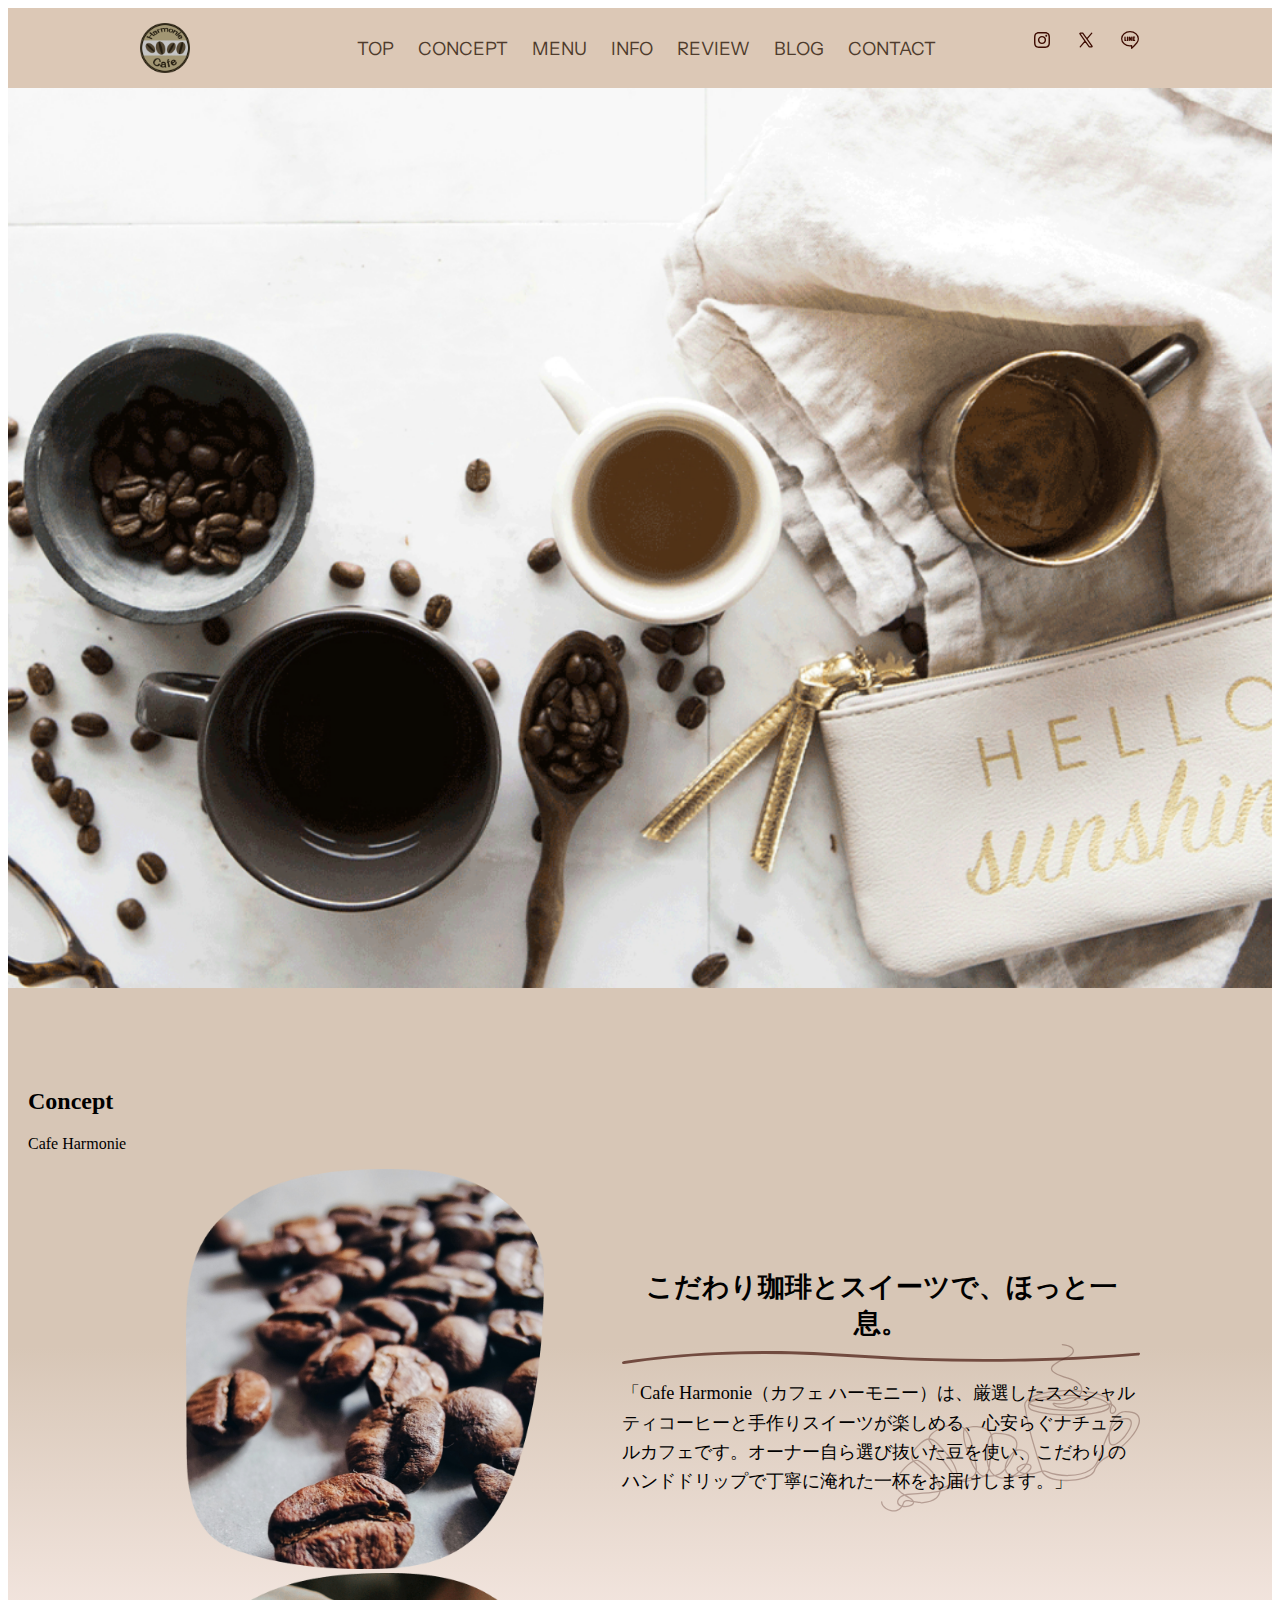
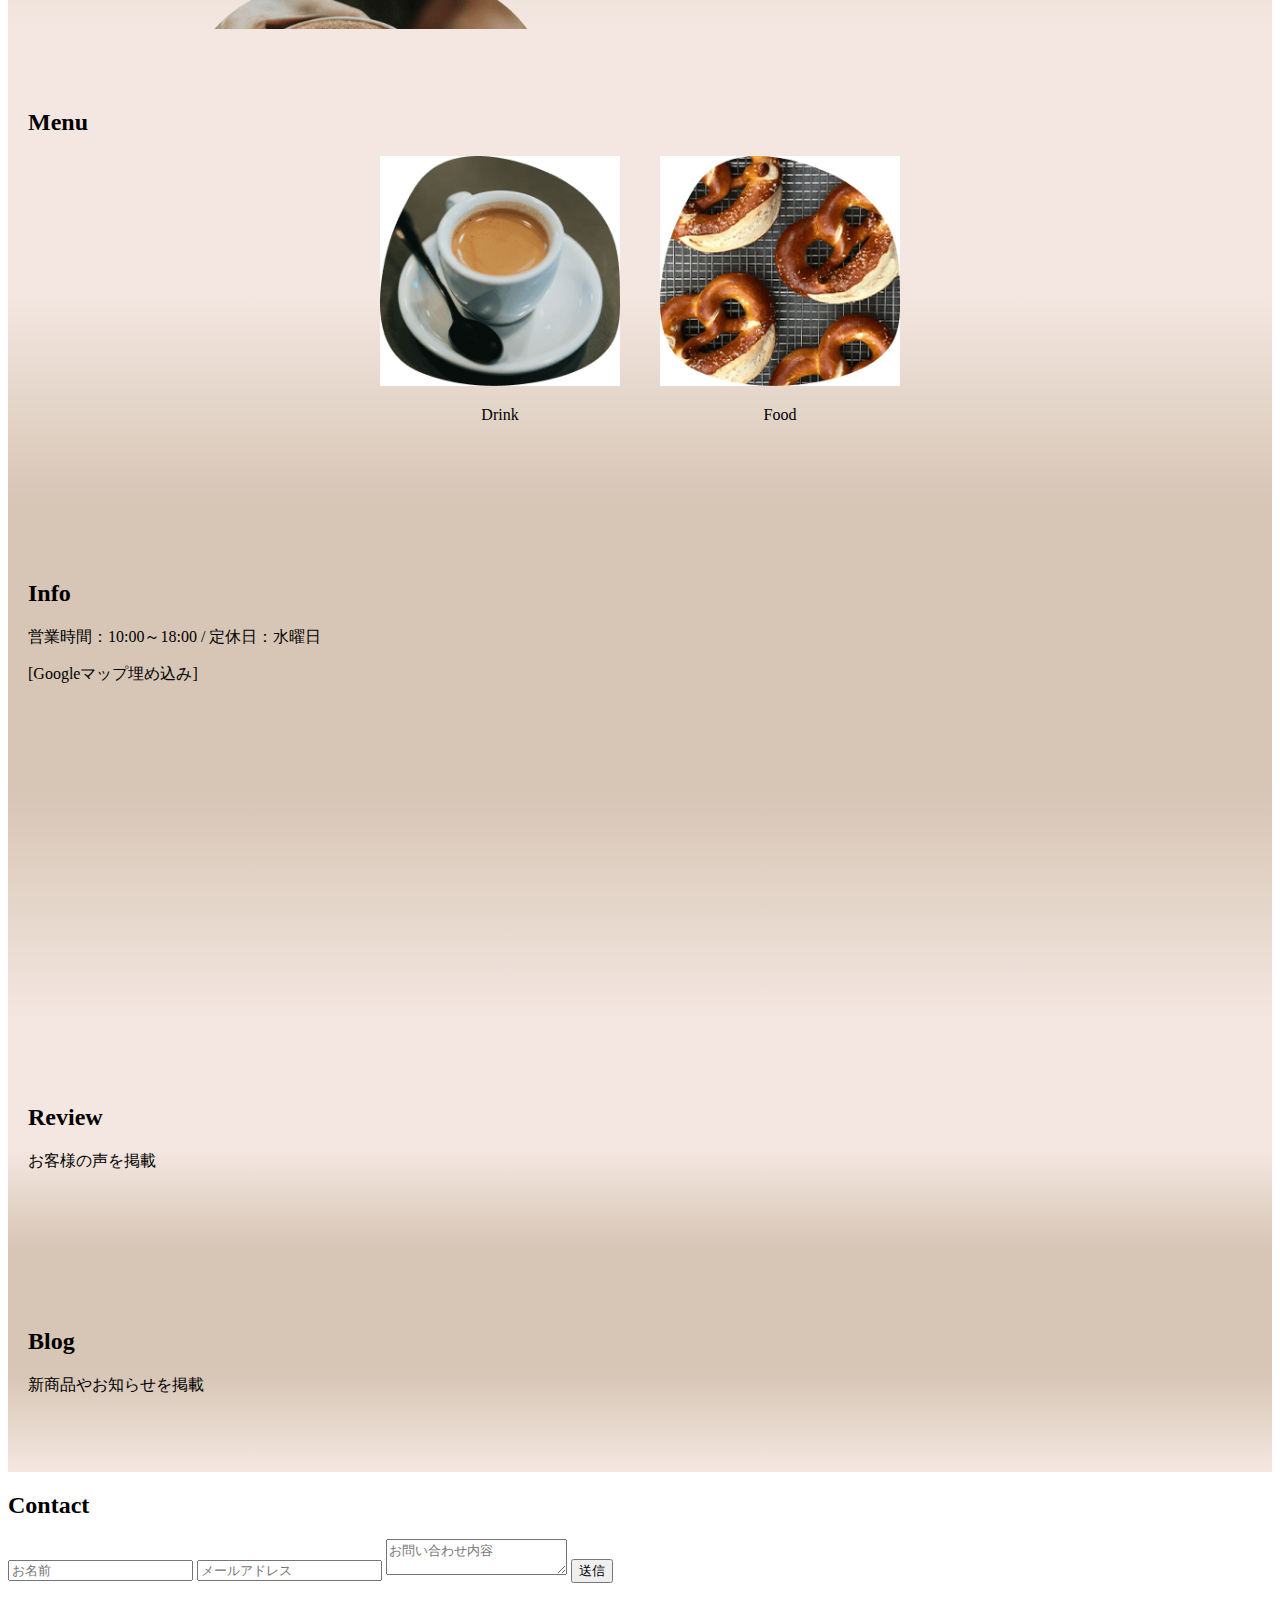
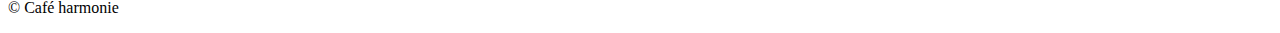
<file: cafe harmonie/index.html>
<!DOCTYPE html>
<html lang="ja">
<head>
  <meta charset="UTF-8">
  <meta name="viewport" content="width=device-width, initial-scale=1.0">
  <meta name="description" content="Cafe Harmonie -厳選したスペシャルティコーヒーと手作りスイーツが楽しめる、心安らぐナチュラルカフェです。 "> 
  <title>Cafe Harmonie</title>
    <link href="https://fonts.googleapis.com/css2?family=Instrument+Sans&family=League+Script&family=Zen+Kaku+Gothic+New&display=swap" rel="stylesheet">
  <link rel="stylesheet" href="style.css">
</head>

<body>

<header class="header">
  <div class="header-inner">
    <h1 class="logo"><img src="images/ロゴ-02.png" alt="harmonie cafe"></h1>

    <!-- ハンバーガーボタン（スマホ用） -->
    <button class="hamburger-overlay" aria-label="メニュー" aria-controls="overlay-menu" aria-expanded="false">
      <span class="hamburger-overlay__line"></span>
      <span class="hamburger-overlay__line"></span>
      <span class="hamburger-overlay__line"></span>
    </button>

    <!-- 通常ナビ（PC表s示用） -->
    <nav class="nav">
      <ul class="nav-list">
        <li><a href="#top">TOP</a></li>
        <li><a href="#concept">CONCEPT</a></li>
        <li><a href="#menu">MENU</a></li>
        <li><a href="#info">INFO</a></li>
        <li><a href="#review">REVIEW</a></li>
        <li><a href="#blog">BLOG</a></li>
        <li><a href="#contact">CONTACT</a></li>
      </ul>

      <ul class="nav-sns">
        <li><a href="#"><img src="images/instagram.svg" alt="Instagram"></a></li>
        <li><a href="#"><img src="images/x.svg" alt="X"></a></li>
        <li><a href="#"><img src="images/line.svg" alt="LINE"></a></li>
      </ul>
    </nav>

    <!-- オーバーレイナビ（スマホ表示用） -->
    <nav id="overlay-menu" class="nav-overlay" aria-hidden="true">
      <div class="nav-overlay__content">
        <ul class="nav-overlay__list">
          <li class="nav-overlay__item"><a href="#top" class="nav-overlay__link">TOP</a></li>
          <li class="nav-overlay__item"><a href="#concept" class="nav-overlay__link">CONCEPT</a></li>
          <li class="nav-overlay__item"><a href="#menu" class="nav-overlay__link">MENU</a></li>
          <li class="nav-overlay__item"><a href="#info" class="nav-overlay__link">INFO</a></li>
          <li class="nav-overlay__item"><a href="#review" class="nav-overlay__link">REVIEW</a></li>
          <li class="nav-overlay__item"><a href="#blog" class="nav-overlay__link">BLOG</a></li>
          <li class="nav-overlay__item"><a href="#contact" class="nav-overlay__link">CONTACT</a></li>
        </ul>

        <!-- SNSリンク用のリストを別で作成 -->
        <ul class="nav-overlay__sns">
          <li><a href="#"><img src="images/instagram.svg" alt="Instagram"></a></li>
          <li><a href="#"><img src="images/x.svg" alt="X"></a></li>
          <li><a href="#"><img src="images/line.svg" alt="LINE"></a></li>
        </ul>
      </div>
    </nav>
  </div>
</header>

<main>

  <section class="hero">
    <!-- PC用画像スライダー -->
    <div class="hero-slideshow pc">
      <img src="images/main.jpg" alt="カフェ画像1" class="slide active">
      <img src="images/main_2.jpg" alt="カフェ画像2" class="slide">
      <img src="images/main_3.jpg" alt="カフェ画像3" class="slide">
    </div>

    <!-- スマホ用画像スライダー -->
    <div class="hero-slideshow sp">
      <img src="images/sp_main.png" alt="カフェ画像1" class="slide active">
      <img src="images/sp_main_2.png" alt="カフェ画像2" class="slide">
      <img src="images/sp_main_3.png" alt="カフェ画像3" class="slide">
    </div>

    <p class="hero-copy">「香りと調和が生まれる場所。心安らぐひとときを。」</p>
  </section>

  <!-- コンセプト -->
  <section id="concept">
    <div class="section-header">
      <h2 class="section-title">Concept</h2>
      <p class="section-subtitle cafe-name">Cafe Harmonie</p>
    </div>

    <div class="concept-container">
      <!-- スライド画像 -->
      <div class="concept-slideshow">
        <img src="images/concept_1.png" alt="コンセプト画像1" class="concept-slide active">
        <img src="images/concept_2.png" alt="コンセプト画像2" class="concept-slide">
        <img src="images/concept_3.png" alt="コンセプト画像3" class="concept-slide">
      </div>

      <!-- テキスト内容 -->
      <div class="concept-text">
        <h3>こだわり珈琲とスイーツで、ほっと一息。</h3>
        <img src="images/concept_line.svg" alt="曲線" class="concept-line">
        <p>
          「Cafe Harmonie（カフェ ハーモニー）は、厳選したスペシャルティコーヒーと手作りスイーツが楽しめる、心安らぐナチュラルカフェです。オーナー自ら選び抜いた豆を使い、こだわりのハンドドリップで丁寧に淹れた一杯をお届けします。」
          <img src="images/concept_coffee.svg" alt="コーヒーとパンのイラスト" class="text-deco">
        </p>
      </div>
    </div>
  </section>

  <section id="menu">
    <h2>Menu</h2>
    <div class="menu-items">
      <div>
        <img src="images/menu_drink.jpg" alt="Coffee">
        <p>Drink</p>
      </div>
      <div>
        <img src="images/menu_food.jpg" alt="Sweets">
        <p>Food</p>
      </div>
    </div>
  </section>

  <section id="info">
    <h2>Info</h2>
    <p>営業時間：10:00～18:00 / 定休日：水曜日</p>
    <div class="map">[Googleマップ埋め込み]</div>
  </section>

  <section id="review">
    <h2>Review</h2>
    <p>お客様の声を掲載</p>
  </section>

  <section id="blog">
    <h2>Blog</h2>
    <p>新商品やお知らせを掲載</p>
  </section>

  <section id="contact">
    <h2>Contact</h2>
    <form>
      <input type="text" placeholder="お名前">
      <input type="email" placeholder="メールアドレス">
      <textarea placeholder="お問い合わせ内容"></textarea>
      <button type="submit">送信</button>
    </form>
  </section>
</main>

<footer>
  <p>&copy; Café harmonie</p>
</footer>
<script src="script.js"></script>
</body>
</html>
</file>
<file: cafe harmonie/style.css>
/* ヘッダー全体 */
.header {
  background-color: #dcc8b6;
  width: 100%;
  top: 0;
  z-index: 999;
}

/* ヘッダー内の整列 */
.header-inner {
  display: flex;
  padding: 0 24px;
  margin: 0 auto;
  justify-content: space-between;
  align-items: center;
  max-width: 1000px;
  height: 80px;
  
}

/* ロゴ画像のスタイル */
.logo img {
  height: 50px;
  width: auto;
}

/* PC：通常ナビ表示、スマホでは非表示 */
.nav {
  display: block;
}
.hamburger-overlay,
.nav-overlay {
  display: none;
}

/* ナビゲーション */
.nav {
  display: flex;
  align-items: center;
  gap: 48px;
}

.nav-list {
  display: flex;
  gap: 24px;
  list-style: none;
  margin: 0;
  padding: 0;
}

.nav-sns {
  display: flex;
  gap: 24px;
  margin-left: 48px;
  list-style: none;
  padding: 0;
  margin-top: 0;
}


.nav a {
  text-decoration: none;
  color: #4e3b2c;
  font-family: 'Instrument Sans', sans-serif;
  font-size: 1.143rem;
  display: flex;
  align-items: center;
  gap: 24px;
  transition: color .3s;
}

.nav a:hover {
  color: #fff;
}


/* アイコン画像のスタイル */
.nav img {
  width: 20px;
  height: 20px;
}



/* hero セクション全体 */
.hero {
  position: relative;
  width: 100%;
  height: 100vh;
  overflow: hidden;
}

/* スライドショー */
.hero-slideshow {
  position: relative;
  width: 100%;
  height: 100%;
}

.slide {
  position: absolute;
  top: 0;
  left: 0;
  width: 100vw; /* 画面幅いっぱい */
  height: 100%;
  object-fit: cover;
  opacity: 0;
  transition: opacity 2s ease;
  z-index: 0;
}

.slide.active {
  opacity: 1;
  z-index: 1;
}

/* キャッチコピー */
.hero-copy {
  position: absolute;
  bottom: 10%;
  left: 30%;
  color: #fff;
  font-size: 1.714rem;
  
  text-align: center;
  opacity: 0;
  animation: fadeIn 3s ease forwards;
  animation-delay: 1s;
  z-index: 2;
  text-shadow: 2px 2px 5px rgba(0, 0, 0, 0.6);
}


/* スマホ用・PC用表示切り替え */
.pc {
  display: block;
}
.sp {
  display: none;
}


/* コンセプト */
#concept {
  padding: 80px 20px 60px 20px;
  background: linear-gradient(to bottom, #D7C6B6 0%, #D7C6B6 56%, #F4E7E1 100%);
}



/* コンセプトセクションのスタイル */
.concept-container {
  max-width: 1000px;
  display: flex;
  
  justify-content: center;
  align-items: center;
  gap: 2rem; /* スライドとテキストの間隔 */
  margin: 0 auto;
  flex-wrap: wrap; /* スマホ用の余白確保にもなる */
}

/* コンセプトスライドショー */
.concept-slideshow {
  width: 45%;
  height: 400px;
  min-width: 300px;
}

/* スライド画像の調整 */
.concept-slideshow img {
  width: 100%;
  height: 100%;
  object-fit: contain;
}

/* ドットナビゲーション調整 */
.swiper-pagination {
  position: absolute;
  bottom: 10px;
  width: 100%;
  text-align: center;
}

.concept-text {
  flex: 1 1 45%;
  text-align: center;
}

.concept-text h3 {
  font-size: 1.714rem;
  text-align: center;
  margin-bottom: 10px;
}

.concept-line {
  display: block;
  width: fit-content;
  max-width: 100%;
  padding-bottom: 15px;
  margin: 0 auto;
}

.concept-text p {
  position: relative;
  text-align: left;
  margin: 0 auto;
  font-size: 1.143rem;
  line-height: 1.6;
}

.text-deco {
  position: absolute;
  right: 0;
  bottom: -1rem;
  width: 50%; /* 必要に応じて調整 */
  height: auto;
  opacity: 0.5;
}


/* メニュー */
#menu {
  padding: 60px 20px;
  background: linear-gradient(to bottom, #F4E7E1 0%, #F4E7E1 56%, #D7C6B6 100%);
}


.menu-items {
  display: flex;
  justify-content: center;
  gap: 40px;
  margin-top: 20px;
}

.menu-items img {
  width: 240px;
  height: auto;
  
}

.menu-items  {
  text-align: center;
  margin-top: 10px;
}

.menu-btn {
  display: block;
  width: 160px;
  height: 44px;
  line-height: 44px;
  margin: 24px auto;
  background: #FBF8F5;
  border: 1px solid #3D0B01;
  text-align: center;
  text-decoration: none;
  border-radius: 16px;
  transition: all 0.3s ease 0s;
}

.menu-btn a {
  color: #3D0B01;
  font-size: 1.143rem;
  font-weight: bold;
  text-decoration: none;
}

.menu-btn:hover {
  background: #3D0B01;
  border: 1px solid #FBF8F5;
}

.menu-btn:hover a {
  color: #FBF8F5;
}


/* インフォ */
#info {
  padding: 60px 20px;
  background: linear-gradient(to bottom, #D7C6B6 0%, #D7C6B6 56%, #F4E7E1 100%);
}

.info-container {
  display: flex;
  
  justify-content: center;
  align-items: center;
  gap: 2rem; /* スライドとテキストの間隔 */
  flex-wrap: wrap; /* スマホ用の余白確保にもなる */
}

.info-list, .info-item, .info-content {
  display: flex;
  flex-direction: column;
  align-items: center;
  text-align: center;
}

.info-item {
  margin-bottom: 24px;
}

.info-title {
  font-weight: bold;
  border-bottom: 1px solid #3D0B01;
}

.map {
  width: 100%;
  height: 300px;
  max-width: 400px;
  aspect-ratio: 4/3;
}

.map iframe {
  width: 100%;
  height: 100%;
  border: none;
}


/* レビュー */
#review {
  padding: 60px 20px;
  background: linear-gradient(to bottom, #F4E7E1 0%, #F4E7E1 56%, #D7C6B6 100%);
}

.review-container {
  display: flex;
  justify-content: center;
  align-items: center;
  max-width: 1000px;
  margin: 0 auto;
  gap: 2rem; /* スライドとテキストの間隔 */
  flex-wrap: wrap; /* スマホ用の余白確保にもなる */
}

.review-item {
  flex: 1 1 30%;
  text-align: center;
}

.review-image {
  width: 70%;
  height: auto;
  margin-bottom: 1rem;
}

.review-text, .review-name {
  text-align: center;
  font-size: 1rem;
  margin-bottom: 0.5rem;
}

/* ブログ */
#blog {
  padding: 60px 20px;
  background: linear-gradient(to bottom, #D7C6B6 0%, #D7C6B6 56%, #F4E7E1 100%);
}

.blog-container {
  display: flex;
  flex-direction: column;
  justify-content: center;
  width: 100%;
  align-items: center;
  max-width: 1000px;
  margin: 0 auto;
  gap: 2rem; /* スライドとテキストの間隔 */
}

.blog-link {
  width: 100%;
}

.blog-item {
  display: flex;
  align-items: center;
  justify-content: center;
  gap: 1rem;
}

.blog-text {
  display: flex;
  flex-direction: column;
}

.blog-text:hover {
  color: #FBF8F5;
}

.blog-image {
  width: 30%;
  height: auto;
  margin-bottom: 1rem;
}

/* blog.html */
#blog-article {
  padding: 80px 20px 60px 20px;
  background: linear-gradient(to bottom, #D7C6B6 0%, #D7C6B6 56%, #F4E7E1 100%);
}

.blog-article-item {
  display: flex;
  flex-direction: column;
  align-items: center;
  justify-content: center;
  text-align: center;
  gap: 2rem; /* 画像とテキストの間隔 */
  max-width: 1000px;
  margin: 0 auto;
}

.blog-article-title {
  font-size: 2rem;
  margin-bottom: 1rem;
}
.blog-article-date {
  font-size: 0.857rem;
  margin-bottom: 1rem;
}

.blog-article-content {
  display: flex;
  text-align: center;
  flex-direction: column;
  align-items: center;
  gap: 1rem;
}

figure {
  display: flex;
  justify-content: center;
  align-items: center;
  margin: 0 auto;
  width: 100%;
}

.blog-article-image {
  width: 50%;
  max-width: 600px;
  height: auto;
  display: block;
  margin: 0 auto;
}

/* フッター */
#footer {
  padding: 60px 20px;
  background: linear-gradient(to bottom, #F4E7E1 0%, #F4E7E1 56%, #D7C6B6 100%);
}

.footer-wrapper {
  display: grid;
  grid-template-columns: auto 1fr;  
  align-items: flex-start;
  max-width: 1000px;
  margin: 0 auto;
  padding: 0 20px;
}

.logo {
  height: 50px;
  width: auto;
}

.footer-container {
  display: flex;
  flex-direction: column;
  align-items: center;
  max-width: 1000px;
  gap: 1rem;
}

.footer-content {
  display: flex;
  flex-direction: column;
  align-items: center;
  gap: 1rem;
}

.footer-logo {
  justify-self: start;
}

/* navとsnsは横並び */
.footer-nav-list,
.sns-list {
  display: flex;
  gap: 1rem;
  padding: 0;
  margin: 0;
}

.footer-nav-list {
  font-size: 0.857rem;
}

.footer-copy {
  font-size: 0.5rem;
}

#drink {
  padding: 80px 20px 60px 20px;
  background: linear-gradient(to bottom, #D7C6B6 0%, #D7C6B6 56%, #F4E7E1 100%);
}

.drink-container {
  max-width: 1000px;
  flex-direction: column;
  gap: 2rem; /* スライドとテキストの間隔 */
  margin: 4rem auto;
  flex-wrap: wrap; /* スマホ用の余白確保にもなる */
}

.drink-title {
  text-align: center;
  margin-bottom: 1rem;
}

.drink-title-text {
  display: flex;
  align-items: center;
  justify-content: flex-start;
  gap: 1rem; /* Drinkと線の間隔 */
  font-size: 1.5rem;
  font-weight: bold;
  color: #3D0B01; /* お好みで */
  margin-left: 0;
}

.drink-title-text::after {
  content: "";
  width: 5rem;
  height: 1px;
  background-color: #3D0B01;
}


.drink-items {
  display: grid;
  grid-template-columns: repeat(2, 1fr); /* 2列にする */
  gap: 2rem; /* 行・列の余白 */
  list-style: none;
  padding: 0;
  margin: 0 auto;
  max-width: 800px;
}

.drink-item {
  display: flex;
  flex-direction: column;
  align-items: center;
  justify-content: center;
  text-align: center;
  gap: 2rem; /* 画像とテキストの間隔 */
  margin-bottom: 2rem; /* 各アイテムの下に余白 */
}

.drink-info {
  display: flex;
  flex-direction: column;
  align-items: center;
  text-align: center;
}

.drink-image {
  width: 70%; /* 画像の幅を固定 */
  height: auto; /* 高さは自動調整 */
}

.drink-description {
  font-size: 0.857rem; /* 説明文のフォントサイズ */
  max-width: 300px; /* 説明文の最大幅 */
}

.drink-footer {
  display: flex;
  justify-content: center;
  align-items: center;
  gap: 1rem; /* アイコンとテキストの間隔 */
  margin-top: 1rem; /* フッターの上に余白 */
}

/* セクションに対して相対位置を持たせる */
section {
  position: relative;
  overflow: hidden;
}

/* イラストの共通スタイル */
.section-illust {
  position: absolute;
  width: 10rem; /* 必要に応じて調整 */
  height: auto;
  z-index: 1; /* 背景に配置 */
  animation: floatFade 6s ease-in-out infinite;
  opacity: 0.2;
  pointer-events: none;
}

.section-illust img {
  display: block;
  width: 100%;  /* 親（100px）に合わせる */
  height: auto;
  object-fit: contain;
}

.illust-left {
  left: 2rem;
  bottom: 2rem;
}

.illust-right {
  right: 2rem;
  top: 2rem;
}

/* アニメーションの定義 */
@keyframes floatFade {
  0%, 100% {
    transform: translateY(0);
    opacity: 0.2;
  }
  50% {
    transform: translateY(-15px);
    opacity: 0.6;
  }
}


/* スマホ用スタイル */
@media screen and (max-width: 768px) {

  .nav {
    display: none;
  }
  .hamburger-overlay,
  .nav-overlay {
    display: block;
  }

  /* overlay-styles.css */
.hamburger-overlay {
  position: fixed;
  top: 20px;
  right: 20px;
  z-index: 1000;
  width: 48px;
  height: 48px;
  border: none;
  background: transparent;
  cursor: pointer;
}

.hamburger-overlay__line {
  position: absolute;
  left: 11px;
  width: 26px;
  height: 2px;
  background-color: #3D0B01;
  transition: all .6s;
}

.hamburger-overlay__line:nth-of-type(1) { top: 14px; }
.hamburger-overlay__line:nth-of-type(2) { top: 23px; }
.hamburger-overlay__line:nth-of-type(3) { top: 32px; }

.hamburger-overlay.active .hamburger-overlay__line {
  background-color: #fff;
}

.hamburger-overlay.active .hamburger-overlay__line:nth-of-type(1) {
  transform: translateY(9px) rotate(-45deg);
}
.hamburger-overlay.active .hamburger-overlay__line:nth-of-type(2) {
  opacity: 0;
}
.hamburger-overlay.active .hamburger-overlay__line:nth-of-type(3) {
  transform: translateY(-9px) rotate(45deg);
}

.nav-overlay {
  position: fixed;
  top: 0;
  left: 0;
  width: 100%;
  height: 100vh;
  background-color: #D7C6B6;
  visibility: hidden;
  opacity: 0;
  transition: all .6s;
  z-index: 900;
}

.nav-overlay.active {
  visibility: visible;
  opacity: 1;
}

.nav-overlay__content {
  position: absolute;
  top: 50%;
  left: 50%;
  transform: translate(-50%, -50%);

  display: flex;
  flex-direction: column;
  align-items: center;
  justify-content: center;
}

.nav-overlay__sns {
  display: flex;
  gap: 16px;
  justify-content: center;
  margin-top: 30px; /* ナビリストとの余白 */
  padding: 0;
}

.nav-overlay__list {
  margin: 0;
  padding: 0;
  list-style: none;
}

.nav-overlay__item {
  opacity: 0;
  transform: translateY(20px);
  transition: all .6s;
}

.nav-overlay.active .nav-overlay__item {
  opacity: 1;
  transform: translateY(0);
}

.nav-overlay.active .nav-overlay__item:nth-child(1) { transition-delay: 0.1s; }
.nav-overlay.active .nav-overlay__item:nth-child(2) { transition-delay: 0.2s; }
.nav-overlay.active .nav-overlay__item:nth-child(3) { transition-delay: 0.3s; }
.nav-overlay.active .nav-overlay__item:nth-child(4) { transition-delay: 0.4s; }

.nav-overlay__link {
  display: inline-block;
  padding: 20px;
  color: #fff;
  font-size: 1.143rem;
  text-decoration: none;
  transition: color .3s;
}

.nav-overlay__link:hover {
  color: #3D0B01;
}

.nav-overlay__sns {
  display: flex;
  gap: 16px;
  justify-content: center;
  margin-top: 20px;
  padding: 0;
}

.pc {
  display: none;
}
  
.sp {
  display: block;
}

.hero-copy {
  font-size: 1.286rem;
  bottom: 5%;
  right: 3%;
  padding: 0.8rem 1rem;
}

.concept-container {
    flex-direction: column;
    align-items: center;
    gap: 4rem; /* スライドとテキストの間隔 */
  }

  .concept-slideshow,
  .concept-text {
    width: 100%;
  }

  .concept-text {
    text-align: center;
  }

  .menu-items {
    flex-direction: column;
    align-items: center;
    width: 100%;
  }

  .info-container {
    flex-direction: column;
    align-items: center;
    width: 100%;
  }

  .map {
    width: 100%;
  }

.review-container {
    flex-direction: column;
    align-items: center;
    width: 100%;
}

.review-item {
  width: 100%;
  max-width: 500px;
}

.review-image {
  width: 50%;
  height: auto;
}

.review-text, .review-name {
  font-size: 0.857rem;
  margin-bottom: 0.5rem;
}  

.blog-item {
    flex-direction: column;
    align-items: center;
    justify-content: center;
    width: 100%; 
}

.blog-image {
  width: 50%;
  height: auto;
}

.blog-text {
  text-align: center;
}

.footer-nav-list {
  display: none;
}

.footer-container > .nav-sns {
  align-items: center;
  justify-content: center;

}

.drink-items {
  grid-template-columns: 1fr; /* スマホでは1列に */
}

.drink-image {
  width: 70%; /* スマホでは少し大きめにしてもOK */
}



}
</file>
